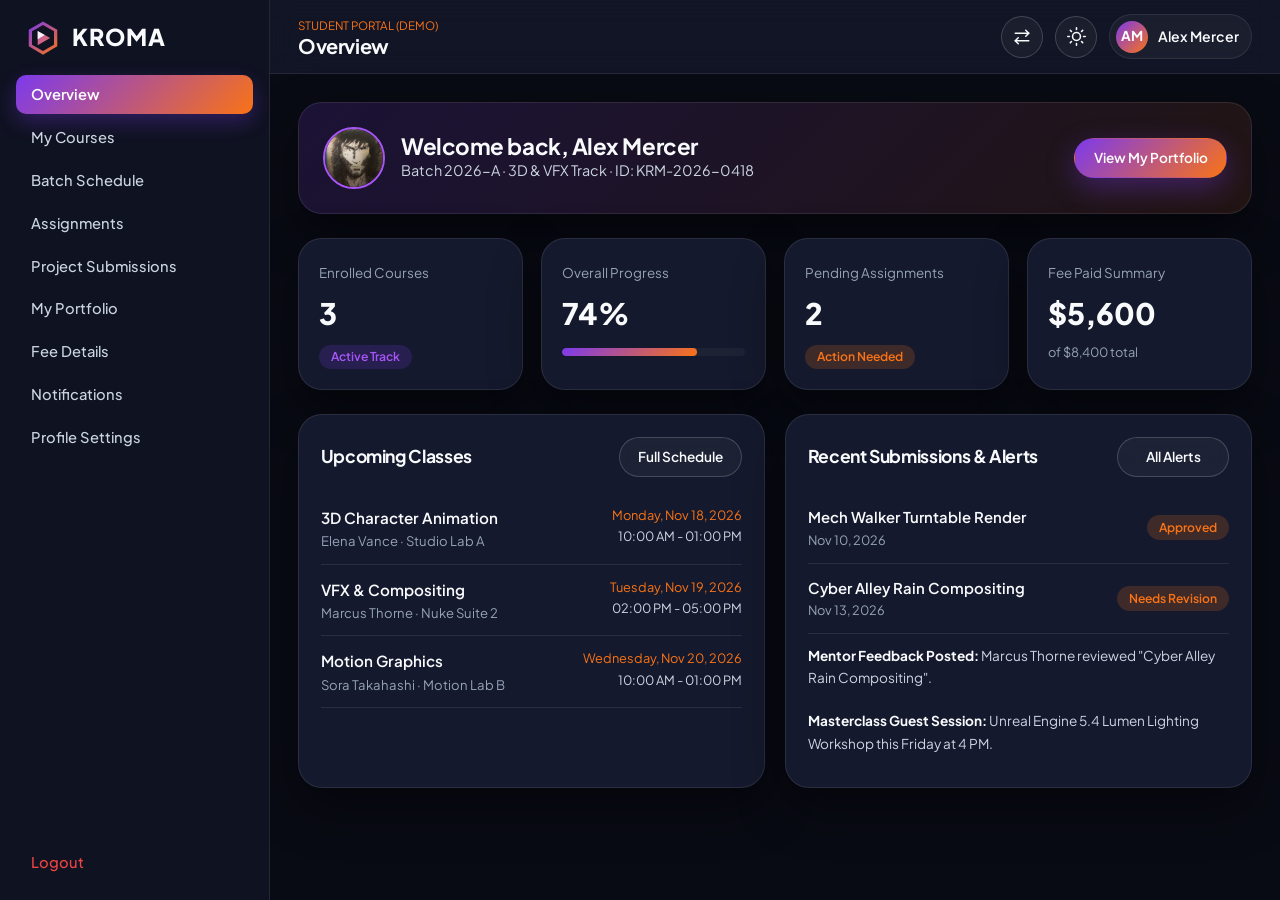
<file: dashboard.html>
<!DOCTYPE html>
<html lang="en" data-theme="dark">
<head>
  <meta charset="UTF-8">
  <meta name="viewport" content="width=device-width, initial-scale=1.0">
  <title>Student Dashboard | KROMA Academy</title>
  <link rel="icon" type="image/svg+xml" href="assets/images/logo.svg">
  <script>document.documentElement.setAttribute('data-theme', localStorage.getItem('kroma-theme') || 'dark');</script>
  <link rel="stylesheet" href="css/styles.css">
  <style>
    html, body {
      overflow-x: clip;
    }
    .dash-shell {
      display: flex;
      min-height: 100dvh;
      background: var(--bg-primary);
    }
    .dash-sidebar {
      width: 270px;
      flex-shrink: 0;
      background: var(--bg-secondary);
      border-right: 1px solid var(--border-subtle);
      display: flex;
      flex-direction: column;
      padding: 1.15rem 1rem;
      position: fixed;
      top: 0;
      left: 0;
      bottom: 0;
      height: 100vh;
      height: 100dvh;
      overflow-y: auto;
      overscroll-behavior: contain;
      z-index: 100;
      transition: transform 0.35s var(--transition-smooth);
    }
    [dir="rtl"] .dash-sidebar {
      left: auto;
      right: 0;
      border-right: none;
      border-left: 1px solid var(--border-subtle);
    }
    .dash-nav {
      display: flex;
      flex-direction: column;
      gap: 0.25rem;
      margin-top: 1.15rem;
      flex: 1;
    }
    .dash-nav-btn {
      display: flex;
      align-items: center;
      gap: 0.75rem;
      width: 100%;
      padding: 0.65rem 0.95rem;
      border-radius: var(--radius-sm);
      border: none;
      background: transparent;
      color: var(--text-secondary);
      font-size: 0.92rem;
      font-weight: 500;
      cursor: pointer;
      text-align: left;
      transition: background 0.2s ease, color 0.2s ease, transform 0.2s ease;
    }
    [dir="rtl"] .dash-nav-btn {
      text-align: right;
    }
    .dash-nav-btn:hover {
      background: var(--bg-soft);
      color: var(--text-primary);
      transform: translateX(3px);
    }
    [dir="rtl"] .dash-nav-btn:hover {
      transform: translateX(-3px);
    }
    .dash-nav-btn.active {
      background: var(--gradient-brand);
      color: #FFFFFF;
      font-weight: 600;
      box-shadow: 0 8px 20px rgba(124, 58, 237, 0.3);
    }
    .dash-nav-btn.logout-btn {
      margin-top: auto;
      color: #EF4444;
    }
    .dash-nav-btn.logout-btn:hover {
      background: rgba(239, 68, 68, 0.12);
    }
    .dash-main {
      flex: 1;
      min-width: 0;
      margin-left: 270px;
      display: flex;
      flex-direction: column;
    }
    [dir="rtl"] .dash-main {
      margin-left: 0;
      margin-right: 270px;
    }
    .dash-topbar {
      min-height: 74px;
      padding: 0.65rem 1.75rem;
      border-bottom: 1px solid var(--border-subtle);
      background: var(--bg-glass);
      backdrop-filter: blur(14px);
      -webkit-backdrop-filter: blur(14px);
      display: flex;
      align-items: center;
      justify-content: space-between;
      gap: 1rem;
      position: fixed;
      top: 0;
      left: 270px;
      right: 0;
      z-index: 50;
    }
    [dir="rtl"] .dash-topbar {
      left: 0;
      right: 270px;
    }
    .dash-topbar-left {
      display: flex;
      align-items: center;
      gap: 0.85rem;
      min-width: 0;
    }
    .dash-topbar-title-wrap {
      min-width: 0;
    }
    .dash-topbar-eyebrow {
      display: block;
      font-family: var(--font-mono);
      font-size: 0.72rem;
      color: var(--brand-orange);
      text-transform: uppercase;
      white-space: nowrap;
      overflow: hidden;
      text-overflow: ellipsis;
    }
    .dash-topbar-actions {
      display: flex;
      align-items: center;
      gap: 0.75rem;
      flex-shrink: 0;
    }
    .dash-profile-pill {
      display: flex;
      align-items: center;
      gap: 0.6rem;
      padding: 0.35rem 0.75rem 0.35rem 0.4rem;
      border-radius: 999px;
      background: var(--bg-soft);
      border: 1px solid var(--border-subtle);
    }
    .dash-content {
      padding: calc(74px + 1.75rem) 1.75rem 1.75rem;
      flex: 1;
    }
    .dash-grid-4 {
      display: grid;
      grid-template-columns: repeat(4, 1fr);
      gap: 1.15rem;
      margin-bottom: 1.5rem;
    }
    .dash-grid-2 {
      display: grid;
      grid-template-columns: repeat(2, 1fr);
      gap: 1.25rem;
      margin-bottom: 1.5rem;
    }
    .dash-grid-3 {
      display: grid;
      grid-template-columns: repeat(3, 1fr);
      gap: 1.25rem;
    }
    .stat-card {
      padding: 1.25rem;
    }
    .progress-track {
      height: 8px;
      border-radius: 999px;
      background: var(--bg-soft);
      overflow: hidden;
      margin-top: 0.6rem;
    }
    .progress-fill {
      height: 100%;
      border-radius: 999px;
      background: var(--gradient-brand);
    }
    .badge {
      display: inline-flex;
      align-items: center;
      justify-content: center;
      padding: 0.3rem 0.75rem;
      border-radius: 999px;
      font-size: 0.76rem;
      font-weight: 600;
      font-family: var(--font-mono);
      white-space: nowrap;
      line-height: 1.25;
    }
    .badge-purple { background: rgba(124, 58, 237, 0.18); color: var(--brand-purple-light); }
    .badge-orange { background: rgba(249, 115, 22, 0.18); color: var(--brand-orange); }
    .badge-lime { background: rgba(249, 115, 22, 0.18); color: var(--brand-orange); }
    .table-wrap {
      width: 100%;
      overflow-x: auto;
    }
    .dash-table {
      width: 100%;
      border-collapse: collapse;
      min-width: 680px;
    }
    .dash-table th, .dash-table td {
      padding: 0.9rem 1rem;
      text-align: left;
      vertical-align: middle;
      border-bottom: 1px solid var(--border-subtle);
      font-size: 0.9rem;
    }
    .dash-table th {
      font-family: var(--font-mono);
      font-size: 0.78rem;
      text-transform: uppercase;
      color: var(--text-muted);
      white-space: nowrap;
    }
    .dash-backdrop {
      display: none;
      position: fixed;
      inset: 0;
      background: rgba(0, 0, 0, 0.55);
      z-index: 90;
    }
    .dash-backdrop.open { display: block; }
    .dash-hamburger { display: none; }
    @media (max-width: 1120px) {
      .dash-grid-4 { grid-template-columns: repeat(2, 1fr); }
      .dash-grid-3 { grid-template-columns: repeat(2, 1fr); }
    }
    @media (max-width: 1024px) {
      .dash-sidebar {
        position: fixed;
        left: 0;
        top: 0;
        transform: translateX(-100%);
      }
      [dir="rtl"] .dash-sidebar {
        left: auto;
        right: 0;
        transform: translateX(100%);
      }
      .dash-sidebar.open,
      [dir="rtl"] .dash-sidebar.open { transform: translateX(0); }
      .dash-main,
      [dir="rtl"] .dash-main {
        margin-left: 0;
        margin-right: 0;
      }
      .dash-topbar,
      [dir="rtl"] .dash-topbar {
        left: 0;
        right: 0;
      }
      .dash-hamburger { display: inline-flex; }
    }
    @media (max-width: 960px) {
      .dash-grid-2 { grid-template-columns: 1fr; }
    }
    @media (max-width: 600px) {
      .dash-grid-4, .dash-grid-3 { grid-template-columns: 1fr; }
      .dash-content { padding: calc(64px + 1.15rem) 1.15rem 1.15rem; }
      .dash-topbar {
        min-height: 64px;
        padding: 0.55rem 0.9rem;
        gap: 0.5rem;
      }
      .dash-topbar-left { gap: 0.6rem; }
      .dash-topbar-eyebrow { font-size: 0.64rem; }
      #dashPageTitle { font-size: 1.05rem !important; white-space: nowrap; overflow: hidden; text-overflow: ellipsis; }
      .dash-topbar-actions { gap: 0.4rem; }
      .dash-topbar-actions .theme-toggle { width: 36px; height: 36px; }
      .dash-hamburger { width: 38px; height: 38px; }
      .dash-profile-pill { padding: 0.2rem; }
      #topStudentName { display: none; }
    }
  </style>
</head>
<body>
  <div class="dash-shell">
    <div class="dash-backdrop" id="dashBackdrop"></div>

    <aside class="dash-sidebar" id="dashSidebar" aria-label="Student Dashboard Navigation">
      <a href="index.html" class="brand-logo" style="padding-left:0.5rem;">
        <img src="assets/images/logo.svg" alt="KROMA Logo" width="38" height="38">
        <span>KROMA</span>
      </a>

      <nav class="dash-nav" id="dashNav">
        <button class="dash-nav-btn active" data-view="overview">Overview</button>
        <button class="dash-nav-btn" data-view="courses">My Courses</button>
        <button class="dash-nav-btn" data-view="schedule">Batch Schedule</button>
        <button class="dash-nav-btn" data-view="assignments">Assignments</button>
        <button class="dash-nav-btn" data-view="submissions">Project Submissions</button>
        <button class="dash-nav-btn" data-view="portfolio">My Portfolio</button>
        <button class="dash-nav-btn" data-view="fees">Fee Details</button>
        <button class="dash-nav-btn" data-view="notifications">Notifications</button>
        <button class="dash-nav-btn" data-view="profile">Profile Settings</button>
        <button class="dash-nav-btn logout-btn" id="dashLogoutBtn">Logout</button>
      </nav>
    </aside>

    <div class="dash-main">
      <header class="dash-topbar">
        <div class="dash-topbar-left">
          <button type="button" class="mobile-menu-btn dash-hamburger" id="dashMenuBtn" aria-label="Toggle Sidebar">
            <svg width="20" height="20" viewBox="0 0 24 24" fill="none" stroke="currentColor" stroke-width="2.2"><line x1="3" y1="6" x2="21" y2="6"/><line x1="3" y1="12" x2="21" y2="12"/><line x1="3" y1="18" x2="21" y2="18"/></svg>
          </button>
          <div class="dash-topbar-title-wrap">
            <span class="dash-topbar-eyebrow">Student Portal (Demo)</span>
            <h1 id="dashPageTitle" style="font-size:1.25rem;">Overview</h1>
          </div>
        </div>

        <div class="dash-topbar-actions">
          <button type="button" class="theme-toggle dir-toggle" id="dashDirBtn" data-dir-toggle aria-label="Toggle RTL and LTR Direction" title="Switch to RTL">
            <span data-dir-icon></span>
          </button>
          <button type="button" class="theme-toggle" id="dashThemeBtn" aria-label="Toggle Theme">
            <span data-theme-icon></span>
          </button>
          <div class="dash-profile-pill">
            <div id="topAvatar" style="width:32px;height:32px;border-radius:50%;background:var(--gradient-brand);display:flex;align-items:center;justify-content:center;color:#fff;font-weight:700;font-size:0.85rem;">AM</div>
            <span id="topStudentName" style="font-size:0.88rem;font-weight:600;">Alex Mercer</span>
          </div>
        </div>
      </header>

      <main class="dash-content" id="dashboardView"></main>
    </div>
  </div>

  <script src="js/layout.js"></script>
  <script src="js/dashboard.js"></script>
</body>
</html>
</file>
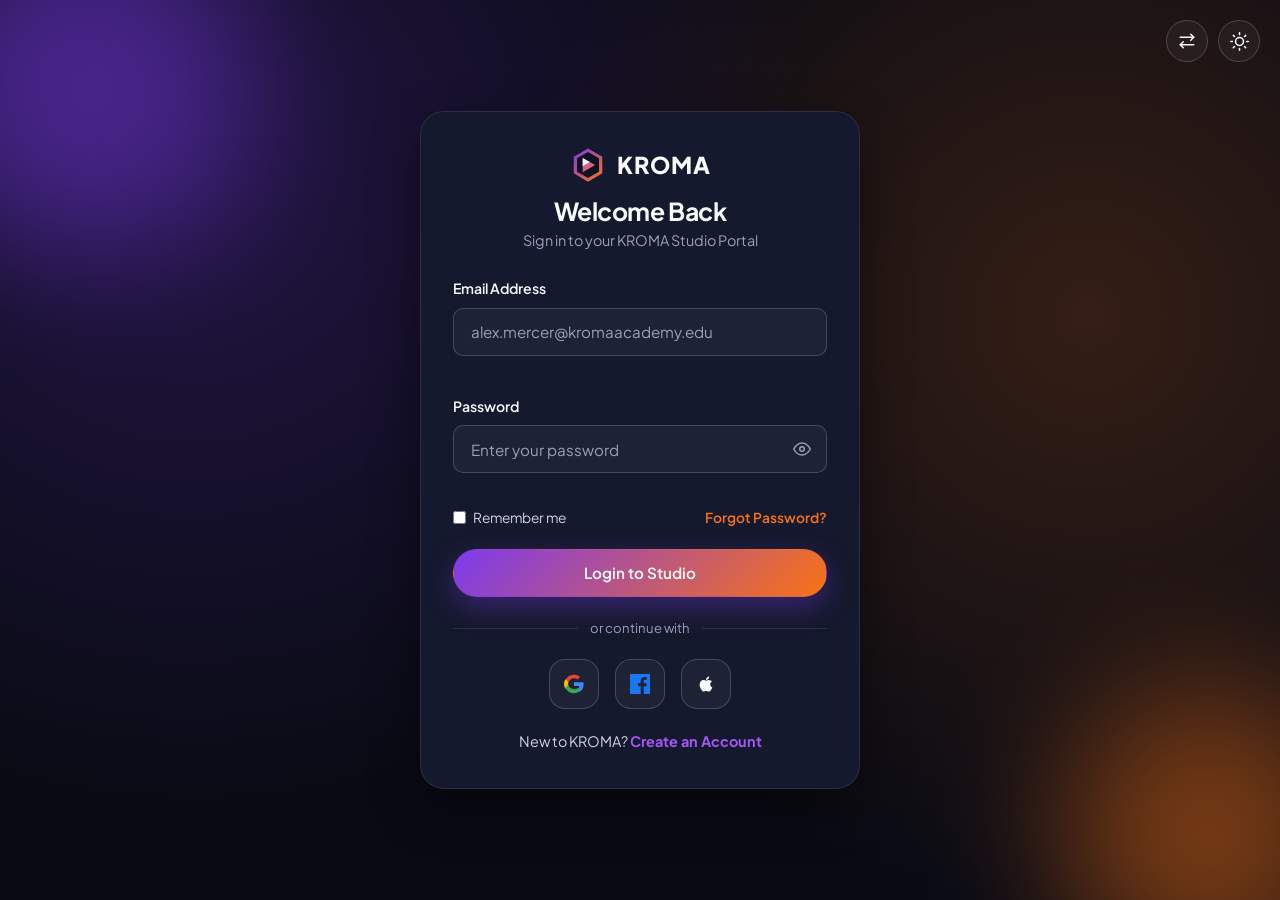
<file: login.html>
<!DOCTYPE html>
<html lang="en" data-theme="dark">
<head>
  <meta charset="UTF-8">
  <meta name="viewport" content="width=device-width, initial-scale=1.0">
  <title>Student Login | KROMA Academy</title>
  <link rel="icon" type="image/svg+xml" href="assets/images/logo.svg">
  <script>
    document.documentElement.setAttribute('data-theme', localStorage.getItem('kroma-theme') || 'dark');
    document.documentElement.setAttribute('dir', localStorage.getItem('kroma-dir') || 'ltr');
  </script>
  <link rel="stylesheet" href="css/styles.css">
  <style>
    .auth-page {
      min-height: 100dvh;
      display: flex;
      align-items: center;
      justify-content: center;
      padding: 1.5rem 1rem;
      background: var(--bg-primary);
      background-image: var(--gradient-mesh);
      position: relative;
      overflow: hidden;
    }
    .auth-orb {
      position: absolute;
      border-radius: 50%;
      filter: blur(70px);
      pointer-events: none;
      opacity: 0.45;
    }
    .auth-orb-1 { width: 340px; height: 340px; background: var(--brand-purple); top: -90px; left: -90px; }
    .auth-orb-2 { width: 300px; height: 300px; background: var(--brand-orange); bottom: -90px; right: -80px; }
    .auth-card {
      width: 100%;
      max-width: 440px;
      padding: 2.1rem 2rem;
      position: relative;
      z-index: 2;
      backdrop-filter: blur(22px);
    }
    .auth-brand-top {
      display: flex;
      flex-direction: column;
      align-items: center;
      text-align: center;
      margin-bottom: 1.5rem;
    }
    .auth-brand-top .brand-logo {
      transition: transform 0.25s var(--transition-smooth), opacity 0.25s ease;
    }
    .auth-brand-top .brand-logo:hover {
      transform: translateY(-2px);
      opacity: 0.9;
    }
    .auth-link {
      display: inline-block;
      transition: color 0.22s ease, transform 0.22s ease;
    }
    .auth-link:hover {
      color: var(--brand-orange) !important;
      text-decoration: underline;
      text-underline-offset: 3px;
      transform: translateY(-1px);
    }
    .auth-link-orange:hover {
      color: var(--brand-purple-light) !important;
    }
    .password-wrap {
      position: relative;
    }
    .password-wrap .form-control {
      padding-right: 2.85rem;
    }
    .eye-btn {
      position: absolute;
      right: 0.75rem;
      top: 50%;
      transform: translateY(-50%);
      background: none;
      border: none;
      color: var(--text-muted);
      cursor: pointer;
      display: inline-flex;
      align-items: center;
      justify-content: center;
      padding: 0.25rem;
      border-radius: 50%;
      transition: color 0.22s ease, transform 0.22s ease, background 0.22s ease;
    }
    .eye-btn:hover {
      color: var(--brand-purple-light);
      background: rgba(124, 58, 237, 0.12);
      transform: translateY(-50%) scale(1.12);
    }
    [dir="rtl"] .password-wrap .form-control { padding-right: 1.05rem; padding-left: 2.85rem; }
    [dir="rtl"] .eye-btn { right: auto; left: 0.75rem; }
    .auth-top-controls {
      position: fixed;
      top: 1.25rem;
      right: 1.25rem;
      z-index: 20;
      display: flex;
      align-items: center;
      gap: 0.6rem;
    }
    [dir="rtl"] .auth-top-controls { right: auto; left: 1.25rem; }
    .auth-divider {
      display: flex;
      align-items: center;
      gap: 0.75rem;
      margin: 1.25rem 0;
      color: var(--text-muted);
      font-size: 0.82rem;
    }
    .auth-divider::before, .auth-divider::after {
      content: "";
      flex: 1;
      height: 1px;
      background: var(--border-subtle);
    }
    .social-auth-row {
      display: flex;
      justify-content: center;
      gap: 1rem;
    }
    .social-auth-btn {
      width: 50px;
      height: 50px;
      border-radius: var(--radius-md);
      border: 1px solid var(--border-strong);
      background: var(--bg-soft);
      display: inline-flex;
      align-items: center;
      justify-content: center;
      cursor: pointer;
      transition: transform 0.3s var(--transition-smooth), border-color 0.3s ease, box-shadow 0.3s ease, background 0.3s ease;
    }
    .social-auth-btn.google:hover {
      transform: translateY(-4px) rotate(-5deg);
      border-color: #EA4335;
      box-shadow: 0 10px 24px rgba(234, 67, 53, 0.28);
      background: rgba(234, 67, 53, 0.12);
    }
    .social-auth-btn.facebook:hover {
      transform: translateY(-4px) scale(1.08);
      border-color: #1877F2;
      box-shadow: 0 10px 24px rgba(24, 119, 242, 0.3);
      background: rgba(24, 119, 242, 0.14);
    }
    .social-auth-btn svg {
      transition: transform 0.3s var(--transition-smooth);
    }
    .social-auth-btn:hover svg {
      transform: scale(1.12);
    }
    .social-auth-btn.apple:hover {
      transform: translateY(-4px) rotate(5deg);
      border-color: var(--text-primary);
      box-shadow: 0 10px 24px rgba(168, 85, 247, 0.25);
      background: rgba(124, 58, 237, 0.12);
    }
    @media (max-width: 480px) {
      .auth-card { padding: 1.65rem 1.35rem; }
    }
  </style>
</head>
<body>
  <main class="auth-page">
    <div class="auth-top-controls">
      <button type="button" class="theme-toggle dir-toggle" data-dir-toggle aria-label="Toggle RTL and LTR Direction" title="Switch to RTL">
        <span data-dir-icon></span>
      </button>
      <button type="button" class="theme-toggle" data-theme-toggle aria-label="Toggle Light and Dark Mode" title="Switch Theme">
        <span data-theme-icon></span>
      </button>
    </div>
    <div class="auth-orb auth-orb-1 float-slow"></div>
    <div class="auth-orb auth-orb-2 float-delayed"></div>

    <section class="glass-card auth-card" aria-label="Student Login">
      <div class="auth-brand-top">
        <a href="index.html" class="brand-logo" title="Back to Home">
          <img src="assets/images/logo.svg" alt="KROMA Logo" width="40" height="40">
          <span>KROMA</span>
        </a>
        <h1 style="font-size:1.55rem;margin-top:0.85rem;">Welcome Back</h1>
        <p style="color:var(--text-muted);font-size:0.9rem;margin-top:0.25rem;">Sign in to your KROMA Studio Portal</p>
      </div>

      <form id="loginForm" novalidate>
        <div class="form-group">
          <label for="loginEmail" class="form-label">Email Address</label>
          <input type="email" id="loginEmail" class="form-control" placeholder="alex.mercer@kromaacademy.edu" required>
          <span class="form-error" id="loginEmailErr"></span>
        </div>

        <div class="form-group" style="margin-bottom:0.75rem;">
          <label for="loginPassword" class="form-label">Password</label>
          <div class="password-wrap">
            <input type="password" id="loginPassword" class="form-control" placeholder="Enter your password" required>
            <button type="button" class="eye-btn" data-toggle-password="loginPassword" aria-label="Show password">
              <svg width="18" height="18" viewBox="0 0 24 24" fill="none" stroke="currentColor" stroke-width="2" stroke-linecap="round" stroke-linejoin="round"><path d="M1 12s4-8 11-8 11 8 11 8-4 8-11 8-11-8-11-8z"/><circle cx="12" cy="12" r="3"/></svg>
            </button>
          </div>
          <span class="form-error" id="loginPasswordErr"></span>
        </div>

        <div style="display:flex;align-items:center;justify-content:space-between;margin-bottom:1.25rem;font-size:0.86rem;">
          <label style="display:inline-flex;align-items:center;gap:0.45rem;cursor:pointer;color:var(--text-secondary);">
            <input type="checkbox" id="rememberMe" style="accent-color:var(--brand-purple);">
            Remember me
          </label>
          <a href="#" id="forgotPasswordLink" class="auth-link auth-link-orange" style="color:var(--brand-orange);font-weight:600;">Forgot Password?</a>
        </div>

        <button type="submit" class="btn btn-primary" style="width:100%;">Login to Studio</button>
      </form>

      <div id="authToast" class="form-toast" role="status"></div>

      <div class="auth-divider">or continue with</div>

      <div class="social-auth-row">
        <button type="button" class="social-auth-btn google" data-provider="Google" aria-label="Continue with Google">
          <svg width="20" height="20" viewBox="0 0 24 24"><path fill="#EA4335" d="M12 5c1.6 0 3 .6 4.1 1.6l3.1-3.1C17.3 1.7 14.8 1 12 1 7.4 1 3.5 3.6 1.6 7.4l3.7 2.8C6.2 7.2 8.9 5 12 5z"/><path fill="#4285F4" d="M23.5 12.3c0-.8-.1-1.6-.2-2.3H12v4.5h6.5c-.3 1.5-1.1 2.8-2.4 3.6l3.7 2.9c2.2-2 3.7-5 3.7-8.7z"/><path fill="#FBBC05" d="M5.3 14.8c-.2-.8-.4-1.6-.4-2.8s.2-2 .4-2.8L1.6 6.4C.6 8.4 0 10.6 0 12s.6 3.6 1.6 5.6l3.7-2.8z"/><path fill="#34A853" d="M12 23c3.2 0 6-1.1 8-3l-3.7-2.9c-1.1.7-2.5 1.2-4.3 1.2-3.1 0-5.8-2.1-6.7-5l-3.7 2.8C3.5 20.4 7.4 23 12 23z"/></svg>
        </button>
        <button type="button" class="social-auth-btn facebook" data-provider="Facebook" aria-label="Continue with Facebook">
          <svg width="20" height="20" viewBox="0 0 24 24" fill="#1877F2"><path d="M22.675 0H1.325C.593 0 0 .593 0 1.325v21.351C0 23.407.593 24 1.325 24H12.82v-9.294H9.692v-3.622h3.128V8.413c0-3.1 1.893-4.788 4.659-4.788 1.325 0 2.463.099 2.795.143v3.24l-1.918.001c-1.504 0-1.795.715-1.795 1.763v2.313h3.587l-.467 3.622h-3.12V24h6.116c.73 0 1.323-.593 1.323-1.325V1.325C24 .593 23.407 0 22.675 0z"/></svg>
        </button>
        <button type="button" class="social-auth-btn apple" data-provider="Apple" aria-label="Continue with Apple">
          <svg width="20" height="20" viewBox="0 0 24 24" fill="currentColor"><path d="M17.05 20.28c-.98.95-2.05.8-3.08.35-1.09-.46-2.09-.48-3.24 0-1.44.62-2.2.44-3.06-.35C2.79 15.25 3.51 7.59 9.05 7.31c1.35.07 2.29.74 3.08.8 1.18-.24 2.31-.93 3.57-.84 1.51.12 2.65.72 3.4 1.8-3.12 1.87-2.38 5.98.48 7.13-.57 1.5-1.31 2.99-2.54 4.09zM12.03 7.25c-.15-2.23 1.66-4.07 3.74-4.25.29 2.58-2.34 4.5-3.74 4.25z"/></svg>
        </button>
      </div>

      <p style="text-align:center;margin-top:1.35rem;font-size:0.9rem;color:var(--text-secondary);">
        New to KROMA? <a href="signup.html" class="auth-link" style="color:var(--brand-purple-light);font-weight:700;">Create an Account</a>
      </p>
    </section>
  </main>

  <script src="js/layout.js"></script>
  <script src="js/auth.js"></script>
</body>
</html>
</file>
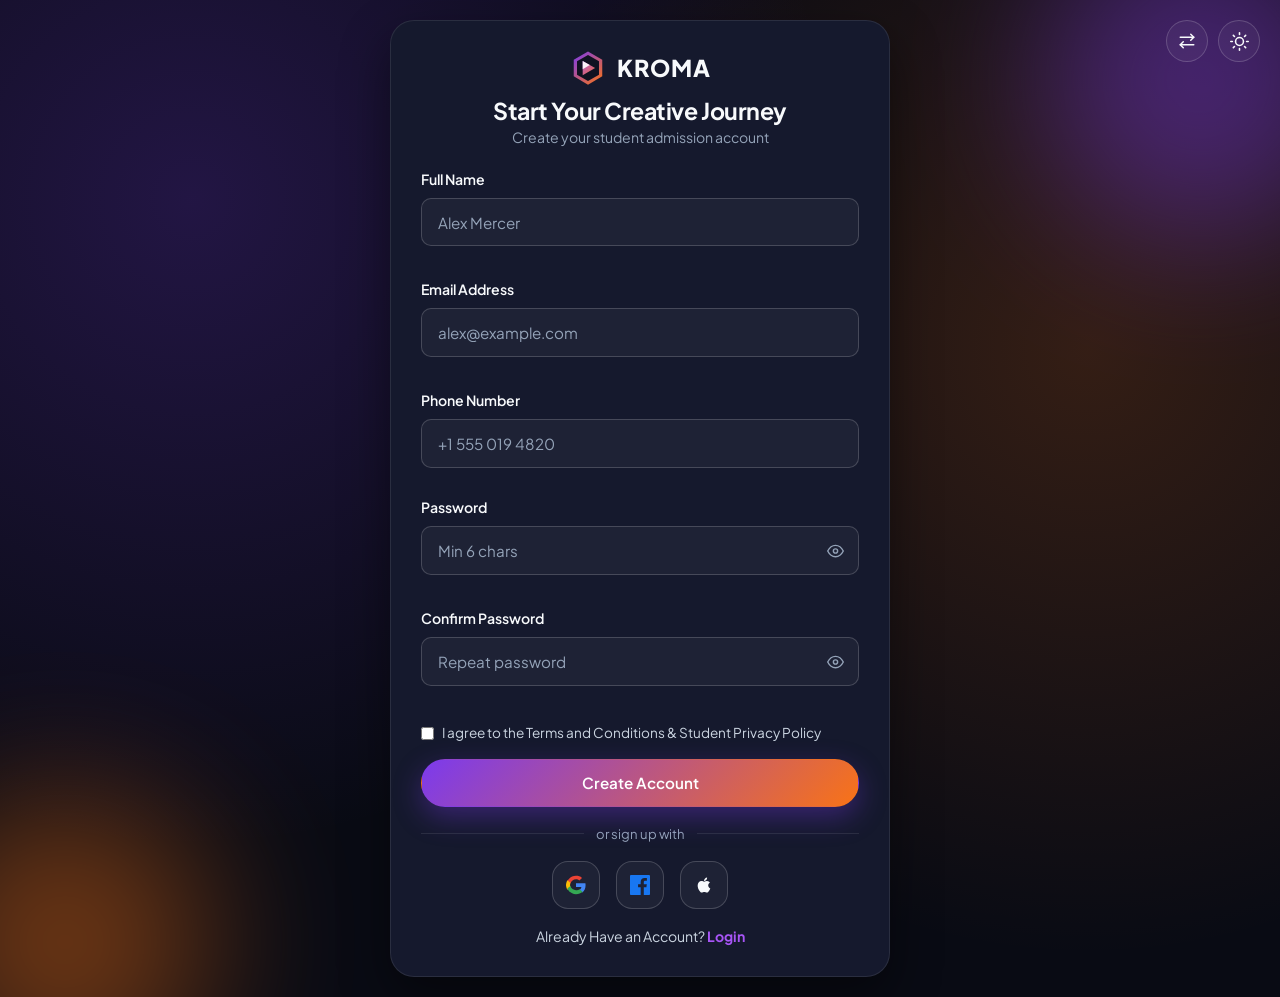
<file: signup.html>
<!DOCTYPE html>
<html lang="en" data-theme="dark">
<head>
  <meta charset="UTF-8">
  <meta name="viewport" content="width=device-width, initial-scale=1.0">
  <title>Create Account | KROMA Academy</title>
  <link rel="icon" type="image/svg+xml" href="assets/images/logo.svg">
  <script>
    document.documentElement.setAttribute('data-theme', localStorage.getItem('kroma-theme') || 'dark');
    document.documentElement.setAttribute('dir', localStorage.getItem('kroma-dir') || 'ltr');
  </script>
  <link rel="stylesheet" href="css/styles.css">
  <style>
    .auth-page {
      min-height: 100dvh;
      display: flex;
      align-items: center;
      justify-content: center;
      padding: 1.25rem 1rem;
      background: var(--bg-primary);
      background-image: var(--gradient-mesh);
      position: relative;
      overflow-x: hidden;
    }
    .auth-orb {
      position: absolute;
      border-radius: 50%;
      filter: blur(75px);
      pointer-events: none;
      opacity: 0.42;
    }
    .auth-orb-1 { width: 320px; height: 320px; background: var(--brand-purple); top: -80px; right: -80px; }
    .auth-orb-2 { width: 290px; height: 290px; background: var(--brand-orange); bottom: -90px; left: -80px; }
    .auth-card {
      width: 100%;
      max-width: 500px;
      padding: 1.75rem 1.85rem;
      position: relative;
      z-index: 2;
      backdrop-filter: blur(22px);
    }
    .auth-brand-top {
      display: flex;
      flex-direction: column;
      align-items: center;
      text-align: center;
      margin-bottom: 1.15rem;
    }
    .auth-brand-top .brand-logo {
      transition: transform 0.25s var(--transition-smooth), opacity 0.25s ease;
    }
    .auth-brand-top .brand-logo:hover {
      transform: translateY(-2px);
      opacity: 0.9;
    }
    .auth-link {
      display: inline-block;
      transition: color 0.22s ease, transform 0.22s ease;
    }
    .auth-link:hover {
      color: var(--brand-orange) !important;
      text-decoration: underline;
      text-underline-offset: 3px;
      transform: translateY(-1px);
    }
    .signup-grid {
      display: grid;
      grid-template-columns: 1fr;
      gap: 0.25rem;
    }
    .signup-grid .form-group { margin-bottom: 0.45rem; }
    .password-wrap { position: relative; }
    .password-wrap .form-control { padding-right: 2.7rem; }
    .eye-btn {
      position: absolute;
      right: 0.7rem;
      top: 50%;
      transform: translateY(-50%);
      background: none;
      border: none;
      color: var(--text-muted);
      cursor: pointer;
      display: inline-flex;
      align-items: center;
      justify-content: center;
      padding: 0.25rem;
      border-radius: 50%;
      transition: color 0.22s ease, transform 0.22s ease, background 0.22s ease;
    }
    .eye-btn:hover {
      color: var(--brand-purple-light);
      background: rgba(124, 58, 237, 0.12);
      transform: translateY(-50%) scale(1.12);
    }
    [dir="rtl"] .password-wrap .form-control { padding-right: 1.05rem; padding-left: 2.7rem; }
    [dir="rtl"] .eye-btn { right: auto; left: 0.7rem; }
    .auth-top-controls {
      position: fixed;
      top: 1.25rem;
      right: 1.25rem;
      z-index: 20;
      display: flex;
      align-items: center;
      gap: 0.6rem;
    }
    [dir="rtl"] .auth-top-controls { right: auto; left: 1.25rem; }
    .auth-divider {
      display: flex;
      align-items: center;
      gap: 0.75rem;
      margin: 1rem 0;
      color: var(--text-muted);
      font-size: 0.82rem;
    }
    .auth-divider::before, .auth-divider::after {
      content: "";
      flex: 1;
      height: 1px;
      background: var(--border-subtle);
    }
    .social-auth-row {
      display: flex;
      justify-content: center;
      gap: 1rem;
    }
    .social-auth-btn {
      width: 48px;
      height: 48px;
      border-radius: var(--radius-md);
      border: 1px solid var(--border-strong);
      background: var(--bg-soft);
      display: inline-flex;
      align-items: center;
      justify-content: center;
      cursor: pointer;
      transition: transform 0.3s var(--transition-smooth), border-color 0.3s ease, box-shadow 0.3s ease, background 0.3s ease;
    }
    .social-auth-btn.google:hover { transform: translateY(-4px) rotate(-5deg); border-color: #EA4335; box-shadow: 0 10px 24px rgba(234,67,53,0.28); background: rgba(234,67,53,0.12); }
    .social-auth-btn.facebook:hover { transform: translateY(-4px) scale(1.08); border-color: #1877F2; box-shadow: 0 10px 24px rgba(24,119,242,0.3); background: rgba(24,119,242,0.14); }
    .social-auth-btn svg { transition: transform 0.3s var(--transition-smooth); }
    .social-auth-btn:hover svg { transform: scale(1.12); }
    .social-auth-btn.apple:hover { transform: translateY(-4px) rotate(5deg); border-color: var(--text-primary); box-shadow: 0 10px 24px rgba(168,85,247,0.25); background: rgba(124,58,237,0.12); }
    @media (max-width: 560px) {
      .auth-card { padding: 1.45rem 1.2rem; }
    }
  </style>
</head>
<body>
  <main class="auth-page">
    <div class="auth-top-controls">
      <button type="button" class="theme-toggle dir-toggle" data-dir-toggle aria-label="Toggle RTL and LTR Direction" title="Switch to RTL">
        <span data-dir-icon></span>
      </button>
      <button type="button" class="theme-toggle" data-theme-toggle aria-label="Toggle Light and Dark Mode" title="Switch Theme">
        <span data-theme-icon></span>
      </button>
    </div>
    <div class="auth-orb auth-orb-1 float-slow"></div>
    <div class="auth-orb auth-orb-2 float-delayed"></div>

    <section class="glass-card auth-card" aria-label="Student Registration">
      <div class="auth-brand-top">
        <a href="index.html" class="brand-logo" title="Back to Home">
          <img src="assets/images/logo.svg" alt="KROMA Logo" width="40" height="40">
          <span>KROMA</span>
        </a>
        <h1 style="font-size:1.45rem;margin-top:0.65rem;">Start Your Creative Journey</h1>
        <p style="color:var(--text-muted);font-size:0.88rem;margin-top:0.15rem;">Create your student admission account</p>
      </div>

      <form id="signupForm" novalidate>
        <div class="form-group" style="margin-bottom:0.65rem;">
          <label for="signupName" class="form-label">Full Name</label>
          <input type="text" id="signupName" class="form-control" placeholder="Alex Mercer" required>
          <span class="form-error" id="signupNameErr"></span>
        </div>

        <div class="signup-grid">
          <div class="form-group">
            <label for="signupEmail" class="form-label">Email Address</label>
            <input type="email" id="signupEmail" class="form-control" placeholder="alex@example.com" required>
            <span class="form-error" id="signupEmailErr"></span>
          </div>
          <div class="form-group">
            <label for="signupPhone" class="form-label">Phone Number</label>
            <input type="tel" id="signupPhone" class="form-control" placeholder="+1 555 019 4820" required>
            <span class="form-error" id="signupPhoneErr"></span>
          </div>
        </div>

        <div class="signup-grid">
          <div class="form-group">
            <label for="signupPassword" class="form-label">Password</label>
            <div class="password-wrap">
              <input type="password" id="signupPassword" class="form-control" placeholder="Min 6 chars" required>
              <button type="button" class="eye-btn" data-toggle-password="signupPassword" aria-label="Show password">
                <svg width="17" height="17" viewBox="0 0 24 24" fill="none" stroke="currentColor" stroke-width="2" stroke-linecap="round" stroke-linejoin="round"><path d="M1 12s4-8 11-8 11 8 11 8-4 8-11 8-11-8-11-8z"/><circle cx="12" cy="12" r="3"/></svg>
              </button>
            </div>
            <span class="form-error" id="signupPasswordErr"></span>
          </div>

          <div class="form-group">
            <label for="signupConfirmPassword" class="form-label">Confirm Password</label>
            <div class="password-wrap">
              <input type="password" id="signupConfirmPassword" class="form-control" placeholder="Repeat password" required>
              <button type="button" class="eye-btn" data-toggle-password="signupConfirmPassword" aria-label="Show confirm password">
                <svg width="17" height="17" viewBox="0 0 24 24" fill="none" stroke="currentColor" stroke-width="2" stroke-linecap="round" stroke-linejoin="round"><path d="M1 12s4-8 11-8 11 8 11 8-4 8-11 8-11-8-11-8z"/><circle cx="12" cy="12" r="3"/></svg>
              </button>
            </div>
            <span class="form-error" id="signupConfirmErr"></span>
          </div>
        </div>

        <div style="margin:0.5rem 0 0.9rem;">
          <label style="display:flex;align-items:center;gap:0.5rem;font-size:0.85rem;color:var(--text-secondary);cursor:pointer;">
            <input type="checkbox" id="signupTerms" style="accent-color:var(--brand-purple);">
            I agree to the Terms and Conditions &amp; Student Privacy Policy
          </label>
          <span class="form-error" id="signupTermsErr"></span>
        </div>

        <button type="submit" class="btn btn-primary" style="width:100%;">Create Account</button>
      </form>

      <div id="authToast" class="form-toast" role="status"></div>

      <div class="auth-divider">or sign up with</div>

      <div class="social-auth-row">
        <button type="button" class="social-auth-btn google" data-provider="Google" aria-label="Sign up with Google">
          <svg width="20" height="20" viewBox="0 0 24 24"><path fill="#EA4335" d="M12 5c1.6 0 3 .6 4.1 1.6l3.1-3.1C17.3 1.7 14.8 1 12 1 7.4 1 3.5 3.6 1.6 7.4l3.7 2.8C6.2 7.2 8.9 5 12 5z"/><path fill="#4285F4" d="M23.5 12.3c0-.8-.1-1.6-.2-2.3H12v4.5h6.5c-.3 1.5-1.1 2.8-2.4 3.6l3.7 2.9c2.2-2 3.7-5 3.7-8.7z"/><path fill="#FBBC05" d="M5.3 14.8c-.2-.8-.4-1.6-.4-2.8s.2-2 .4-2.8L1.6 6.4C.6 8.4 0 10.6 0 12s.6 3.6 1.6 5.6l3.7-2.8z"/><path fill="#34A853" d="M12 23c3.2 0 6-1.1 8-3l-3.7-2.9c-1.1.7-2.5 1.2-4.3 1.2-3.1 0-5.8-2.1-6.7-5l-3.7 2.8C3.5 20.4 7.4 23 12 23z"/></svg>
        </button>
        <button type="button" class="social-auth-btn facebook" data-provider="Facebook" aria-label="Sign up with Facebook">
          <svg width="20" height="20" viewBox="0 0 24 24" fill="#1877F2"><path d="M22.675 0H1.325C.593 0 0 .593 0 1.325v21.351C0 23.407.593 24 1.325 24H12.82v-9.294H9.692v-3.622h3.128V8.413c0-3.1 1.893-4.788 4.659-4.788 1.325 0 2.463.099 2.795.143v3.24l-1.918.001c-1.504 0-1.795.715-1.795 1.763v2.313h3.587l-.467 3.622h-3.12V24h6.116c.73 0 1.323-.593 1.323-1.325V1.325C24 .593 23.407 0 22.675 0z"/></svg>
        </button>
        <button type="button" class="social-auth-btn apple" data-provider="Apple" aria-label="Sign up with Apple">
          <svg width="20" height="20" viewBox="0 0 24 24" fill="currentColor"><path d="M17.05 20.28c-.98.95-2.05.8-3.08.35-1.09-.46-2.09-.48-3.24 0-1.44.62-2.2.44-3.06-.35C2.79 15.25 3.51 7.59 9.05 7.31c1.35.07 2.29.74 3.08.8 1.18-.24 2.31-.93 3.57-.84 1.51.12 2.65.72 3.4 1.8-3.12 1.87-2.38 5.98.48 7.13-.57 1.5-1.31 2.99-2.54 4.09zM12.03 7.25c-.15-2.23 1.66-4.07 3.74-4.25.29 2.58-2.34 4.5-3.74 4.25z"/></svg>
        </button>
      </div>

      <p style="text-align:center;margin-top:1rem;font-size:0.88rem;color:var(--text-secondary);">
        Already Have an Account? <a href="login.html" class="auth-link" style="color:var(--brand-purple-light);font-weight:700;">Login</a>
      </p>
    </section>
  </main>

  <script src="js/layout.js"></script>
  <script src="js/auth.js"></script>
</body>
</html>
</file>
<file: css/styles.css>
/* ==========================================================================
   KROMA ACADEMY - Premium Animation & Multimedia Training Institute
   Design System, Dual Theme (Dark/Light), Animations & Responsive Grid
   ========================================================================== */

@import url('https://fonts.googleapis.com/css2?family=Plus+Jakarta+Sans:wght@400;500;600;700;800&display=swap');

:root {
  /* Dark Mode (Default Signature Studio Aesthetic) */
  --bg-primary: #090B14;
  --bg-secondary: #0F1221;
  --bg-elevated: #15192D;
  --bg-glass: rgba(21, 25, 45, 0.72);
  --bg-glass-strong: rgba(15, 18, 33, 0.9);
  --bg-soft: rgba(255, 255, 255, 0.04);

  --text-primary: #F8FAFC;
  --text-secondary: #CBD5E1;
  --text-muted: #94A3B8;
  --text-inverse: #090B14;

  --brand-purple: #7C3AED;
  --brand-purple-light: #A855F7;
  --brand-orange: #F97316;
  --brand-lime: #F97316;
  --brand-lavender: #DDD6FE;

  --border-subtle: rgba(255, 255, 255, 0.09);
  --border-strong: rgba(255, 255, 255, 0.18);
  --shadow-card: 0 20px 50px rgba(0, 0, 0, 0.45);
  --shadow-glow: 0 0 40px rgba(124, 58, 237, 0.25);

  --gradient-brand: linear-gradient(135deg, #7C3AED 0%, #F97316 100%);
  --gradient-text: linear-gradient(120deg, #A855F7 0%, #F97316 100%);
  --gradient-mesh: radial-gradient(circle at 15% 20%, rgba(124, 58, 237, 0.22), transparent 48%),
                   radial-gradient(circle at 85% 35%, rgba(249, 115, 22, 0.18), transparent 48%);

  --font-display: 'Plus Jakarta Sans', sans-serif;
  --font-body: 'Plus Jakarta Sans', sans-serif;
  --font-mono: 'Plus Jakarta Sans', sans-serif;

  --radius-sm: 10px;
  --radius-md: 16px;
  --radius-lg: 24px;
  --radius-xl: 32px;
  --radius-full: 9999px;

  --header-height: 78px;
  --container-max: 1320px;
  --transition-smooth: cubic-bezier(0.22, 1, 0.36, 1);
}

[data-theme="light"] {
  /* Light Mode (Editorial Gallery Aesthetic - High Contrast) */
  --bg-primary: #F8FAFC;
  --bg-secondary: #FFFFFF;
  --bg-elevated: #FFFFFF;
  --bg-glass: rgba(255, 255, 255, 0.85);
  --bg-glass-strong: rgba(255, 255, 255, 0.96);
  --bg-soft: #F1F5F9;

  --text-primary: #0F172A;
  --text-secondary: #334155;
  --text-muted: #64748B;
  --text-inverse: #FFFFFF;

  --brand-purple: #6D28D9;
  --brand-purple-light: #7C3AED;
  --brand-orange: #EA580C;
  --brand-lime: #EA580C;
  --brand-lavender: #EDE9FE;

  --border-subtle: rgba(15, 23, 42, 0.09);
  --border-strong: rgba(15, 23, 42, 0.18);
  --shadow-card: 0 18px 45px rgba(15, 23, 42, 0.08);
  --shadow-glow: 0 12px 35px rgba(109, 40, 217, 0.16);

  --gradient-text: linear-gradient(120deg, #6D28D9 0%, #EA580C 100%);
  --gradient-mesh: radial-gradient(circle at 15% 20%, rgba(109, 40, 217, 0.10), transparent 48%),
                   radial-gradient(circle at 85% 35%, rgba(234, 88, 12, 0.09), transparent 48%);
}

/* Reset & Base */
*, *::before, *::after {
  box-sizing: border-box;
  margin: 0;
  padding: 0;
}

html {
  scroll-behavior: smooth;
  overflow-x: hidden;
  font-size: 16px;
}

body {
  font-family: var(--font-body);
  background-color: var(--bg-primary);
  color: var(--text-primary);
  line-height: 1.65;
  overflow-x: hidden;
  transition: background-color 0.35s ease, color 0.35s ease;
  -webkit-font-smoothing: antialiased;
}

img, video, svg {
  display: block;
  max-width: 100%;
}

a {
  color: inherit;
  text-decoration: none;
}

button, input, select, textarea {
  font-family: inherit;
  color: inherit;
}

ul, ol {
  list-style: none;
}

/* Container & Layout */
.container {
  width: 100%;
  max-width: var(--container-max);
  margin-inline: auto;
  padding-inline: clamp(1rem, 4vw, 2.5rem);
}

.section-pad {
  padding-block: clamp(4.5rem, 8vw, 7.5rem);
  position: relative;
}

.section-alt {
  background-color: var(--bg-secondary);
}

/* Typography */
h1, h2, h3, h4, .font-display {
  font-family: var(--font-display);
  font-weight: 700;
  line-height: 1.12;
  letter-spacing: -0.02em;
  color: var(--text-primary);
}

.display-xl {
  font-size: clamp(2.35rem, 5.5vw, 4.75rem);
  font-weight: 800;
}

.display-lg {
  font-size: clamp(2rem, 4vw, 3.35rem);
}

.display-md {
  font-size: clamp(1.5rem, 2.6vw, 2.25rem);
}

.text-gradient {
  background: var(--gradient-text);
  -webkit-background-clip: text;
  background-clip: text;
  color: transparent;
}

.eyebrow {
  display: inline-flex;
  align-items: center;
  gap: 0.5rem;
  font-family: var(--font-mono);
  font-size: 0.78rem;
  font-weight: 600;
  text-transform: uppercase;
  letter-spacing: 0.14em;
  color: var(--brand-orange);
  padding: 0.42rem 0.95rem;
  border-radius: var(--radius-full);
  background: rgba(249, 115, 22, 0.12);
  border: 1px solid rgba(249, 115, 22, 0.28);
  margin-bottom: 1.15rem;
}

[data-theme="light"] .eyebrow {
  background: rgba(234, 88, 12, 0.1);
  border-color: rgba(234, 88, 12, 0.25);
}

.lead {
  font-size: clamp(1rem, 1.35vw, 1.18rem);
  color: var(--text-secondary);
  max-width: 62ch;
}

/* Buttons */
.btn {
  display: inline-flex;
  align-items: center;
  justify-content: center;
  gap: 0.6rem;
  min-height: 48px;
  min-width: 185px;
  padding: 0.78rem 1.65rem;
  border-radius: var(--radius-full);
  font-weight: 600;
  font-size: 0.95rem;
  line-height: 1.2;
  text-align: center;
  cursor: pointer;
  border: 1px solid transparent;
  transition: transform 0.28s var(--transition-smooth), box-shadow 0.28s ease, background 0.28s ease, border-color 0.28s ease;
  position: relative;
  overflow: hidden;
  white-space: nowrap;
}

.btn-primary {
  background: var(--gradient-brand);
  color: #FFFFFF;
  box-shadow: 0 10px 28px rgba(124, 58, 237, 0.35);
}

.btn-primary:hover {
  transform: translateY(-2px);
  box-shadow: 0 16px 36px rgba(249, 115, 22, 0.38);
}

.btn-outline {
  background: var(--bg-soft);
  color: var(--text-primary);
  border-color: var(--border-strong);
  backdrop-filter: blur(10px);
}

.btn-outline:hover {
  border-color: var(--brand-purple-light);
  background: rgba(124, 58, 237, 0.12);
  transform: translateY(-2px);
}

.btn-lime {
  background: var(--brand-orange);
  color: #FFFFFF;
  font-weight: 700;
}

.btn-lime:hover {
  transform: translateY(-2px);
  box-shadow: 0 12px 28px rgba(249, 115, 22, 0.38);
}

.btn-sm {
  min-height: 40px;
  min-width: 112px;
  padding: 0.55rem 1.15rem;
  font-size: 0.85rem;
}

/* ==========================================================================
   HEADER & STICKY NAVIGATION
   ========================================================================== */
.site-header {
  position: fixed;
  top: 0;
  left: 0;
  width: 100%;
  height: var(--header-height);
  z-index: 1000;
  background: var(--bg-glass);
  backdrop-filter: blur(18px);
  -webkit-backdrop-filter: blur(18px);
  border-bottom: 1px solid var(--border-subtle);
  transition: background 0.3s ease, box-shadow 0.3s ease;
}

.site-header.scrolled {
  background: var(--bg-glass-strong);
  box-shadow: var(--shadow-card);
}

.header-inner {
  height: 100%;
  display: flex;
  align-items: center;
  justify-content: space-between;
  gap: 1rem;
}

.brand-logo {
  display: inline-flex;
  align-items: center;
  gap: 0.65rem;
  font-family: var(--font-display);
  font-weight: 800;
  font-size: 1.45rem;
  letter-spacing: 0.04em;
  color: var(--text-primary);
  flex-shrink: 0;
}

.brand-logo svg,
.brand-logo img {
  width: 38px;
  height: 38px;
  flex-shrink: 0;
}

.nav-links {
  display: flex;
  align-items: center;
  gap: 0.25rem;
}

.nav-link {
  display: inline-flex;
  align-items: center;
  white-space: nowrap;
  flex-shrink: 0;
  padding: 0.5rem 0.8rem;
  border-radius: var(--radius-full);
  font-size: 0.9rem;
  font-weight: 500;
  line-height: 1.2;
  color: var(--text-secondary);
  transition: color 0.25s ease, background 0.25s ease;
}

.nav-link:hover {
  color: var(--text-primary);
  background: var(--bg-soft);
}

.nav-link.active {
  color: #FFFFFF;
  background: var(--brand-purple);
  font-weight: 600;
}

.header-actions {
  display: flex;
  align-items: center;
  gap: 0.65rem;
}

.header-desktop-toggles,
.header-cta-group {
  display: flex;
  align-items: center;
  gap: 0.6rem;
}

.mobile-drawer-controls {
  display: flex;
  flex-direction: column;
  gap: 0.85rem;
  margin-top: 0.75rem;
  padding-top: 0.85rem;
  border-top: 1px solid var(--border-subtle);
}

.mobile-drawer-toggles {
  display: flex;
  align-items: center;
  gap: 0.65rem;
}

.mobile-drawer-ctas {
  display: flex;
  align-items: center;
  gap: 0.75rem;
}

.theme-toggle {
  width: 42px;
  height: 42px;
  border-radius: var(--radius-full);
  border: 1px solid var(--border-strong);
  background: var(--bg-soft);
  color: var(--text-primary);
  display: inline-flex;
  align-items: center;
  justify-content: center;
  cursor: pointer;
  transition: transform 0.25s ease, border-color 0.25s ease, background 0.25s ease;
}

.theme-toggle:hover {
  border-color: var(--brand-orange);
  transform: rotate(15deg);
}

.dir-toggle:hover {
  transform: scale(1.06);
}

.dir-toggle.is-rtl {
  border-color: var(--brand-purple-light);
  background: rgba(124, 58, 237, 0.16);
  color: var(--brand-orange);
}

[dir="rtl"] .footer-links a:hover {
  transform: translateX(-4px);
}

[dir="rtl"] .back-to-top {
  right: auto;
  left: 1.5rem;
}

.mobile-menu-btn {
  display: none;
  width: 42px;
  height: 42px;
  border-radius: var(--radius-sm);
  border: 1px solid var(--border-strong);
  background: var(--bg-soft);
  color: var(--text-primary);
  align-items: center;
  justify-content: center;
  cursor: pointer;
}

.mobile-drawer {
  position: fixed;
  top: var(--header-height);
  left: 0;
  width: 100%;
  background: var(--bg-glass-strong);
  backdrop-filter: blur(22px);
  border-bottom: 1px solid var(--border-strong);
  padding: 1.5rem;
  display: flex;
  flex-direction: column;
  gap: 0.5rem;
  transform: translateY(-120%);
  opacity: 0;
  pointer-events: none;
  transition: transform 0.35s var(--transition-smooth), opacity 0.3s ease;
  z-index: 999;
}

.mobile-drawer.open {
  transform: translateY(0);
  opacity: 1;
  pointer-events: auto;
}

.mobile-drawer .nav-link {
  padding: 0.8rem 1rem;
  font-size: 1rem;
}

/* ==========================================================================
   CARDS & GLASSMORPHISM
   ========================================================================== */
.glass-card {
  background: var(--bg-elevated);
  border: 1px solid var(--border-subtle);
  border-radius: var(--radius-lg);
  box-shadow: var(--shadow-card);
  transition: transform 0.35s var(--transition-smooth), border-color 0.35s ease, box-shadow 0.35s ease;
}

.glass-card:hover {
  border-color: rgba(124, 58, 237, 0.45);
  box-shadow: var(--shadow-glow);
}

/* ==========================================================================
   FORMS & INPUTS (Light & Dark Contrast Safe)
   ========================================================================== */
.form-group {
  display: flex;
  flex-direction: column;
  gap: 0.45rem;
  margin-bottom: 1.1rem;
}

.form-label {
  font-size: 0.88rem;
  font-weight: 600;
  color: var(--text-primary);
}

.form-control {
  width: 100%;
  padding: 0.85rem 1.05rem;
  border-radius: var(--radius-sm);
  border: 1px solid var(--border-strong);
  background: var(--bg-soft);
  color: var(--text-primary);
  font-size: 0.95rem;
  outline: none;
  transition: border-color 0.25s ease, box-shadow 0.25s ease, background 0.25s ease;
}

[data-theme="light"] .form-control {
  background: #F8FAFC;
}

.form-control::placeholder {
  color: var(--text-muted);
}

.form-control:focus {
  border-color: var(--brand-purple-light);
  box-shadow: 0 0 0 3px rgba(124, 58, 237, 0.2);
}

.form-control option {
  background: var(--bg-elevated);
  color: var(--text-primary);
}

.form-error {
  font-size: 0.8rem;
  color: #EF4444;
  min-height: 1.1em;
}

.form-toast {
  padding: 0.9rem 1.15rem;
  border-radius: var(--radius-sm);
  font-size: 0.9rem;
  font-weight: 500;
  margin-top: 1rem;
  display: none;
}

.form-toast.success {
  display: block;
  background: rgba(249, 115, 22, 0.14);
  border: 1px solid rgba(249, 115, 22, 0.45);
  color: var(--text-primary);
}

.form-toast.error {
  display: block;
  background: rgba(239, 68, 68, 0.14);
  border: 1px solid rgba(239, 68, 68, 0.45);
  color: var(--text-primary);
}

/* ==========================================================================
   ANIMATIONS & REVEAL SYSTEM
   ========================================================================== */
html.js-reveal [data-reveal] {
  opacity: 0;
  transition: opacity 0.75s var(--transition-smooth), transform 0.75s var(--transition-smooth), clip-path 0.85s var(--transition-smooth);
  will-change: opacity, transform;
}

html.js-reveal [data-reveal="up"] { transform: translateY(38px); }
html.js-reveal [data-reveal="down"] { transform: translateY(-38px); }
html.js-reveal [data-reveal="left"] { transform: translateX(-48px); }
html.js-reveal [data-reveal="right"] { transform: translateX(48px); }
html.js-reveal [data-reveal="scale"] { transform: scale(0.9); }
html.js-reveal [data-reveal="mask"] { clip-path: inset(0 100% 0 0); transform: scale(1.03); }

html.js-reveal [data-reveal="mask"].revealed {
  clip-path: inset(0 0 0 0);
}

html.js-reveal [data-reveal].revealed {
  opacity: 1;
  transform: none;
}

@keyframes floatSlow {
  0%, 100% { transform: translateY(0px) rotate(0deg); }
  50% { transform: translateY(-16px) rotate(3deg); }
}

@keyframes pulseGlow {
  0%, 100% { opacity: 0.55; transform: scale(1); }
  50% { opacity: 0.95; transform: scale(1.06); }
}

@keyframes gradientShift {
  0% { background-position: 0% 50%; }
  50% { background-position: 100% 50%; }
  100% { background-position: 0% 50%; }
}

.float-slow {
  animation: floatSlow 6s ease-in-out infinite;
}

.float-delayed {
  animation: floatSlow 7.5s ease-in-out 1.5s infinite;
}

.animated-gradient-bg {
  background-size: 200% 200%;
  animation: gradientShift 10s ease infinite;
}

@media (prefers-reduced-motion: reduce) {
  [data-reveal] {
    opacity: 1 !important;
    transform: none !important;
    clip-path: none !important;
    transition: none !important;
  }
  .float-slow, .float-delayed, .animated-gradient-bg {
    animation: none !important;
  }
}

/* ==========================================================================
   FOOTER & BACK TO TOP
   ========================================================================== */
.site-footer {
  background: var(--bg-secondary);
  border-top: 1px solid var(--border-subtle);
  padding-top: 4.5rem;
  padding-bottom: 2rem;
  position: relative;
}

.footer-grid {
  display: grid;
  grid-template-columns: 1.5fr 1fr 1fr 1.3fr;
  gap: 2.5rem;
  margin-bottom: 3.5rem;
}

.footer-heading {
  font-family: var(--font-display);
  font-size: 1.05rem;
  font-weight: 700;
  color: var(--text-primary);
  margin-bottom: 1.15rem;
}

.footer-links {
  display: flex;
  flex-direction: column;
  gap: 0.65rem;
}

.footer-links a {
  color: var(--text-secondary);
  font-size: 0.92rem;
  transition: color 0.2s ease, transform 0.2s ease;
  display: inline-block;
}

.footer-links a:hover {
  color: var(--brand-orange);
  transform: translateX(4px);
}

.social-row {
  display: flex;
  align-items: center;
  gap: 0.75rem;
  flex-wrap: wrap;
}

.social-icon-btn {
  width: 42px;
  height: 42px;
  border-radius: var(--radius-full);
  border: 1px solid var(--border-strong);
  background: var(--bg-soft);
  color: var(--text-primary);
  display: inline-flex;
  align-items: center;
  justify-content: center;
  transition: transform 0.3s var(--transition-smooth), background 0.3s ease, color 0.3s ease, border-color 0.3s ease, box-shadow 0.3s ease;
}

.social-icon-btn.ig:hover { background: linear-gradient(135deg, #f09433, #dc2743, #bc1888); color: #fff; border-color: transparent; transform: translateY(-4px) rotate(-6deg); }
.social-icon-btn.fb:hover { background: #1877F2; color: #fff; border-color: transparent; transform: translateY(-4px) scale(1.08); }
.social-icon-btn.yt:hover { background: #FF0000; color: #fff; border-color: transparent; transform: translateY(-4px) rotate(6deg); }
.social-icon-btn.li:hover { background: #0A66C2; color: #fff; border-color: transparent; transform: translateY(-4px) scale(1.08); }

.footer-bottom {
  border-top: 1px solid var(--border-subtle);
  padding-top: 1.75rem;
  display: flex;
  align-items: center;
  justify-content: space-between;
  flex-wrap: wrap;
  gap: 1rem;
  color: var(--text-muted);
  font-size: 0.88rem;
}

.back-to-top {
  position: fixed;
  bottom: 1.5rem;
  right: 1.5rem;
  width: 48px;
  height: 48px;
  border-radius: var(--radius-full);
  background: var(--gradient-brand);
  color: #FFFFFF;
  border: none;
  display: flex;
  align-items: center;
  justify-content: center;
  cursor: pointer;
  box-shadow: 0 10px 25px rgba(124, 58, 237, 0.45);
  opacity: 0;
  visibility: hidden;
  transform: translateY(18px);
  transition: opacity 0.3s ease, visibility 0.3s ease, transform 0.3s var(--transition-smooth);
  z-index: 950;
}

.back-to-top.visible {
  opacity: 1;
  visibility: visible;
  transform: translateY(0);
}

.back-to-top:hover {
  transform: translateY(-4px) scale(1.06);
}

/* ==========================================================================
   SHOWREEL MODAL
   ========================================================================== */
.modal-backdrop {
  position: fixed;
  inset: 0;
  background: rgba(5, 7, 15, 0.85);
  backdrop-filter: blur(12px);
  z-index: 2000;
  display: none;
  align-items: center;
  justify-content: center;
  padding: 1.25rem;
}

.modal-backdrop.open {
  display: flex;
}

.modal-box {
  width: 100%;
  max-width: 860px;
  background: var(--bg-elevated);
  border: 1px solid var(--border-strong);
  border-radius: var(--radius-lg);
  overflow: hidden;
  box-shadow: 0 30px 80px rgba(0, 0, 0, 0.65);
}

/* ==========================================================================
   RESPONSIVE BREAKPOINTS (360px to 1920px)
   ========================================================================== */
@media (max-width: 1280px) {
  .nav-links {
    gap: 0.15rem;
  }
  .nav-link {
    padding: 0.45rem 0.65rem;
    font-size: 0.86rem;
  }
  .header-cta-group .btn-sm {
    min-width: 96px;
    padding: 0.5rem 0.95rem;
  }
}

@media (max-width: 1160px) {
  .nav-links,
  .header-cta-group,
  .header-desktop-toggles {
    display: none;
  }
  .mobile-menu-btn {
    display: inline-flex;
  }
  .footer-grid {
    grid-template-columns: 1fr 1fr;
  }
}

@media (max-width: 640px) {
  .footer-grid {
    grid-template-columns: 1fr;
    gap: 2rem;
  }
  .btn {
    min-height: 44px;
    min-width: 150px;
    padding: 0.72rem 1.25rem;
    font-size: 0.9rem;
  }
  .btn-sm {
    min-height: 38px;
    min-width: 92px;
    padding: 0.5rem 0.95rem;
    font-size: 0.84rem;
  }
  .modal-header {
    padding: 0.9rem 1rem !important;
  }
  .modal-body {
    padding: 1rem !important;
  }
  .modal-preview-frame {
    aspect-ratio: auto !important;
    min-height: 220px !important;
  }
  .modal-preview-overlay {
    padding: 1.15rem 1rem !important;
  }
  .modal-preview-badge {
    font-size: 0.72rem !important;
    padding: 0.38rem 0.75rem !important;
    margin-bottom: 0.6rem !important;
  }
  #showreelDesc {
    font-size: 0.85rem !important;
    line-height: 1.5 !important;
  }
}
</file>
